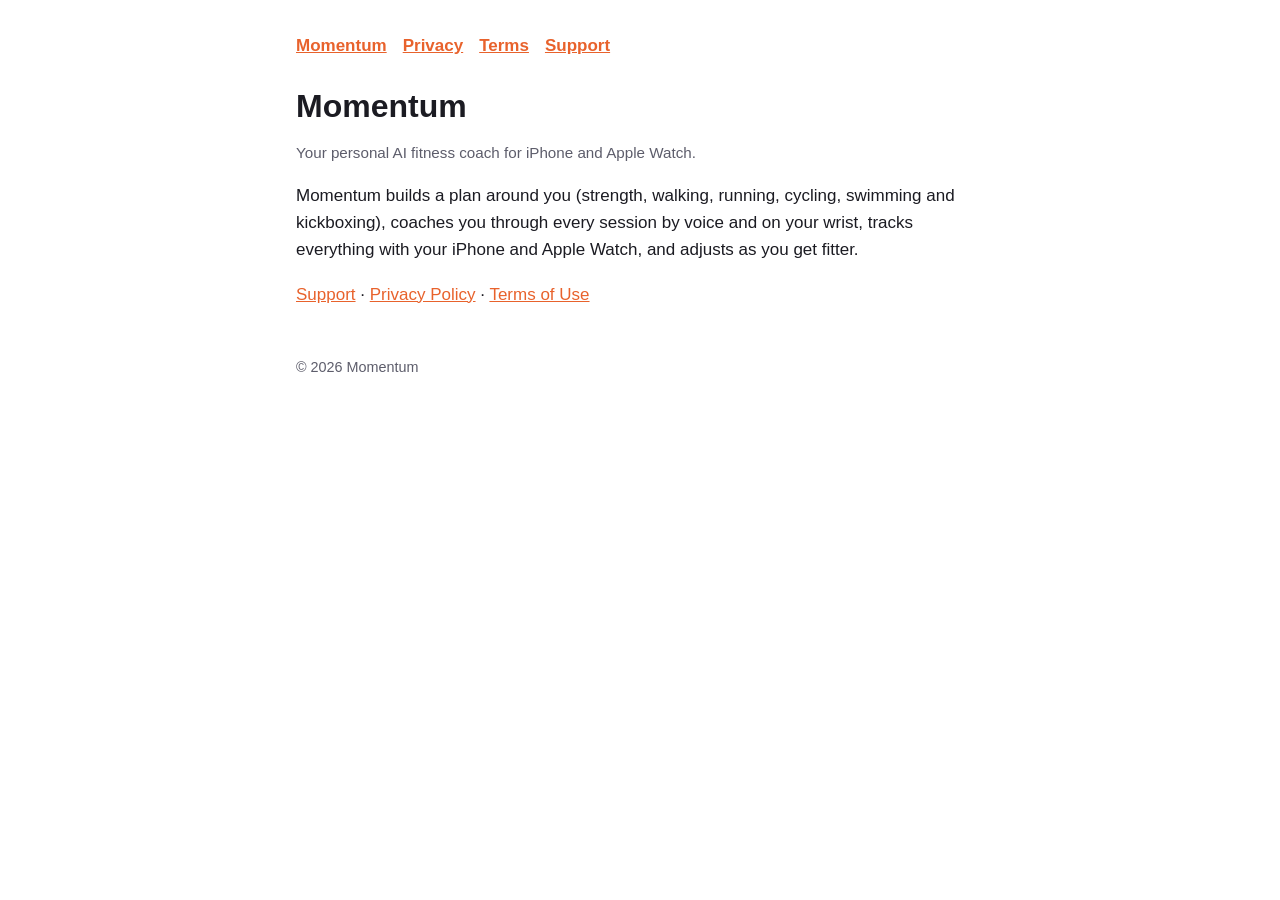
<file: index.html>
<!doctype html><html lang="en"><head><meta charset="utf-8"><meta name="viewport" content="width=device-width, initial-scale=1"><link rel="stylesheet" href="style.css"><title>Momentum: AI Fitness Coach</title></head><body><main><nav><a href="./">Momentum</a><a href="privacy">Privacy</a><a href="terms">Terms</a><a href="support">Support</a></nav>
<h1>Momentum</h1>
<p class="muted">Your personal AI fitness coach for iPhone and Apple Watch.</p>
<p>Momentum builds a plan around you (strength, walking, running, cycling, swimming and kickboxing), coaches you through every session by voice and on your wrist, tracks everything with your iPhone and Apple Watch, and adjusts as you get fitter.</p>
<p><a href="support">Support</a> · <a href="privacy">Privacy Policy</a> · <a href="terms">Terms of Use</a></p>
<footer>© 2026 Momentum</footer></main></body></html>
</file>
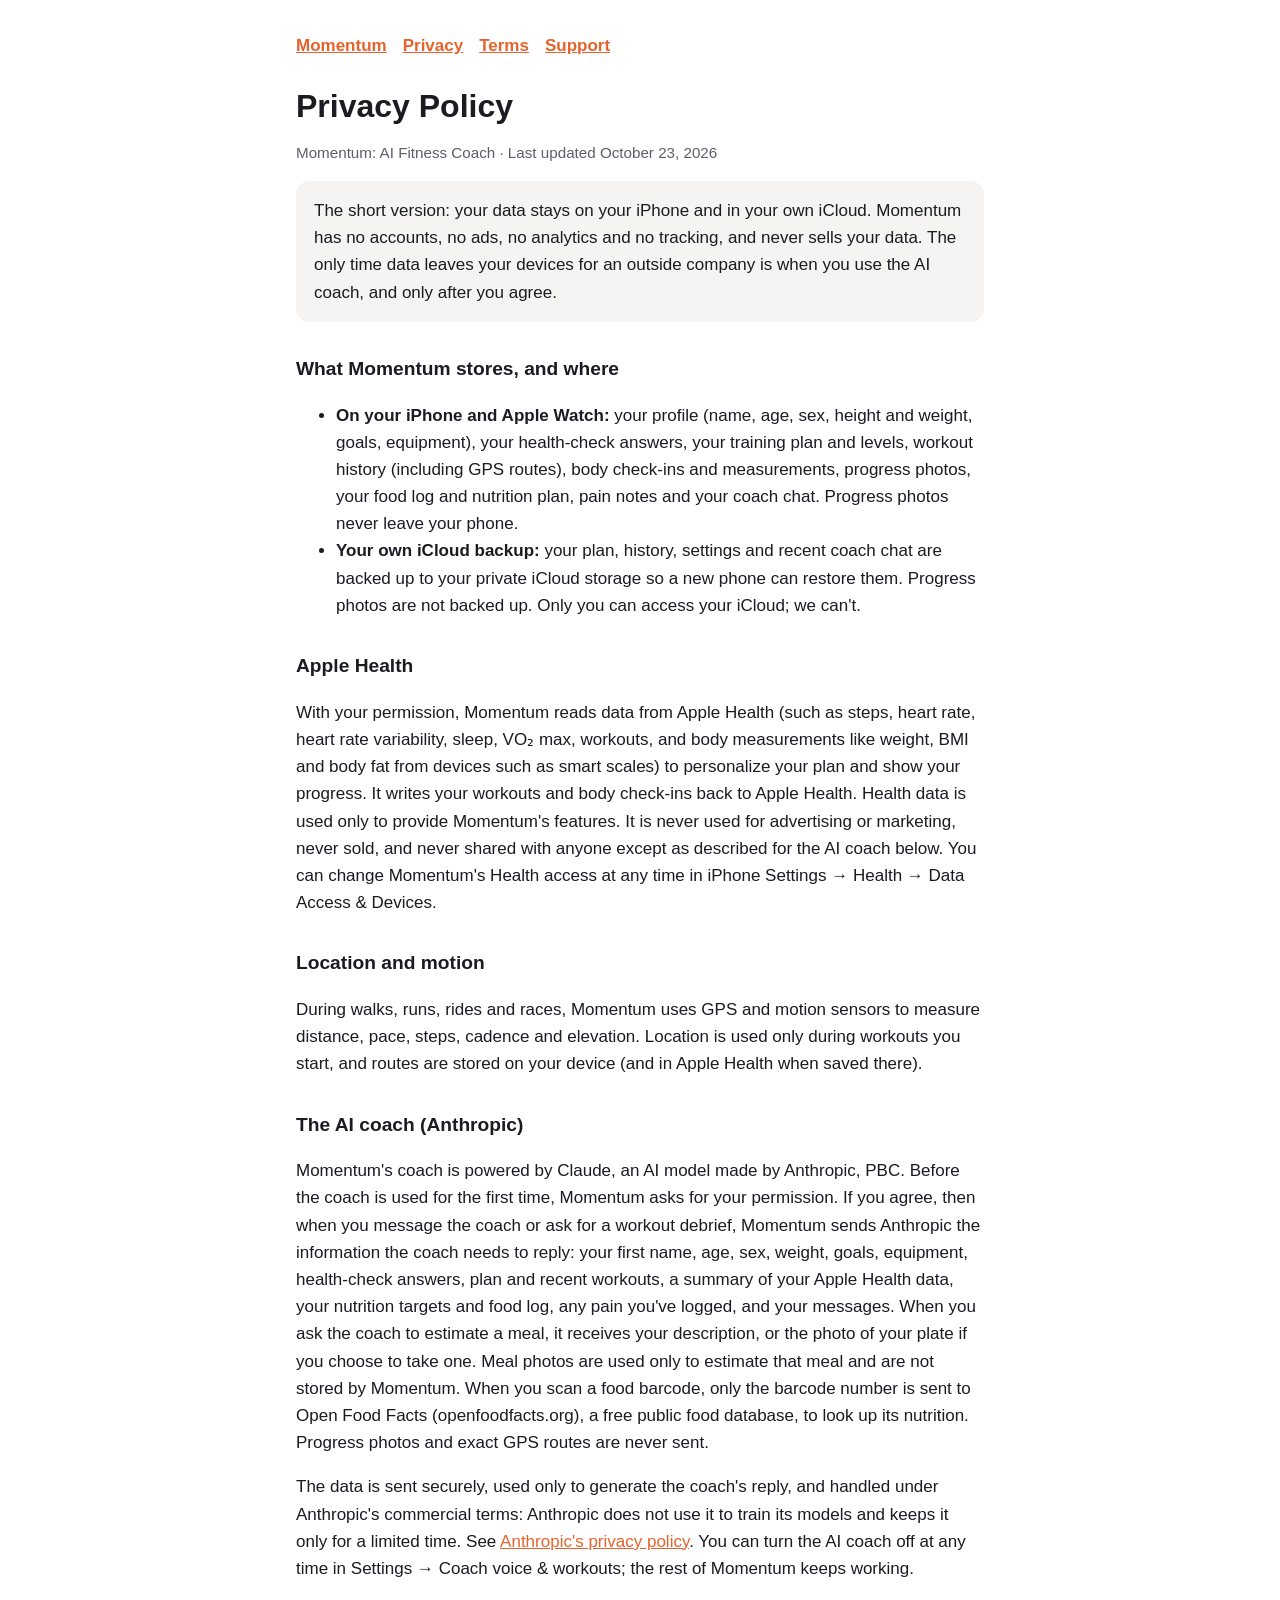
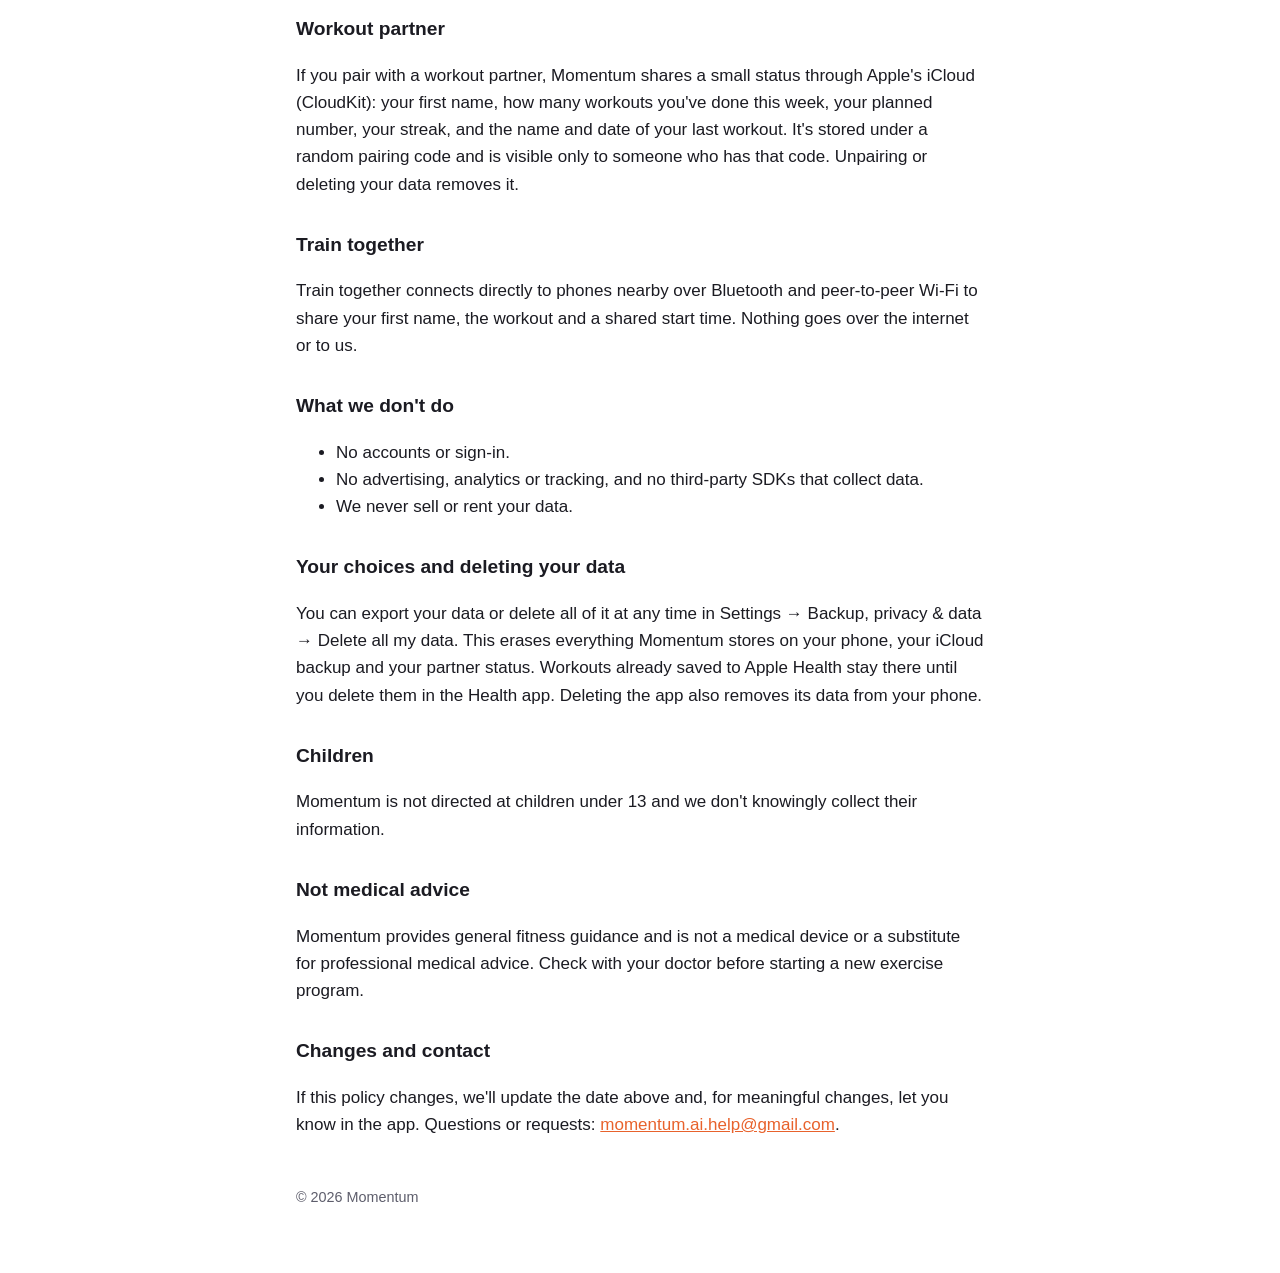
<file: privacy.html>
<!doctype html><html lang="en"><head><meta charset="utf-8"><meta name="viewport" content="width=device-width, initial-scale=1"><link rel="stylesheet" href="style.css"><title>Momentum Privacy Policy</title></head><body><main><nav><a href="./">Momentum</a><a href="privacy">Privacy</a><a href="terms">Terms</a><a href="support">Support</a></nav>
<h1>Privacy Policy</h1>
<p class="muted">Momentum: AI Fitness Coach · Last updated October 23, 2026</p>
<div class="card">The short version: your data stays on your iPhone and in your own iCloud. Momentum has no accounts, no ads, no analytics and no tracking, and never sells your data. The only time data leaves your devices for an outside company is when you use the AI coach, and only after you agree.</div>

<h2>What Momentum stores, and where</h2>
<ul>
<li><b>On your iPhone and Apple Watch:</b> your profile (name, age, sex, height and weight, goals, equipment), your health-check answers, your training plan and levels, workout history (including GPS routes), body check-ins and measurements, progress photos, your food log and nutrition plan, pain notes and your coach chat. Progress photos never leave your phone.</li>
<li><b>Your own iCloud backup:</b> your plan, history, settings and recent coach chat are backed up to your private iCloud storage so a new phone can restore them. Progress photos are not backed up. Only you can access your iCloud; we can't.</li>
</ul>

<h2>Apple Health</h2>
<p>With your permission, Momentum reads data from Apple Health (such as steps, heart rate, heart rate variability, sleep, VO₂ max, workouts, and body measurements like weight, BMI and body fat from devices such as smart scales) to personalize your plan and show your progress. It writes your workouts and body check-ins back to Apple Health. Health data is used only to provide Momentum's features. It is never used for advertising or marketing, never sold, and never shared with anyone except as described for the AI coach below. You can change Momentum's Health access at any time in iPhone Settings → Health → Data Access &amp; Devices.</p>

<h2>Location and motion</h2>
<p>During walks, runs, rides and races, Momentum uses GPS and motion sensors to measure distance, pace, steps, cadence and elevation. Location is used only during workouts you start, and routes are stored on your device (and in Apple Health when saved there).</p>

<h2>The AI coach (Anthropic)</h2>
<p>Momentum's coach is powered by Claude, an AI model made by Anthropic, PBC. Before the coach is used for the first time, Momentum asks for your permission. If you agree, then when you message the coach or ask for a workout debrief, Momentum sends Anthropic the information the coach needs to reply: your first name, age, sex, weight, goals, equipment, health-check answers, plan and recent workouts, a summary of your Apple Health data, your nutrition targets and food log, any pain you've logged, and your messages. When you ask the coach to estimate a meal, it receives your description, or the photo of your plate if you choose to take one. Meal photos are used only to estimate that meal and are not stored by Momentum. When you scan a food barcode, only the barcode number is sent to Open Food Facts (openfoodfacts.org), a free public food database, to look up its nutrition. Progress photos and exact GPS routes are never sent.</p>
<p>The data is sent securely, used only to generate the coach's reply, and handled under Anthropic's commercial terms: Anthropic does not use it to train its models and keeps it only for a limited time. See <a href="https://www.anthropic.com/legal/privacy">Anthropic's privacy policy</a>. You can turn the AI coach off at any time in Settings → Coach voice &amp; workouts; the rest of Momentum keeps working.</p>

<h2>Workout partner</h2>
<p>If you pair with a workout partner, Momentum shares a small status through Apple's iCloud (CloudKit): your first name, how many workouts you've done this week, your planned number, your streak, and the name and date of your last workout. It's stored under a random pairing code and is visible only to someone who has that code. Unpairing or deleting your data removes it.</p>

<h2>Train together</h2>
<p>Train together connects directly to phones nearby over Bluetooth and peer-to-peer Wi-Fi to share your first name, the workout and a shared start time. Nothing goes over the internet or to us.</p>

<h2>What we don't do</h2>
<ul><li>No accounts or sign-in.</li><li>No advertising, analytics or tracking, and no third-party SDKs that collect data.</li><li>We never sell or rent your data.</li></ul>

<h2>Your choices and deleting your data</h2>
<p>You can export your data or delete all of it at any time in Settings → Backup, privacy &amp; data → Delete all my data. This erases everything Momentum stores on your phone, your iCloud backup and your partner status. Workouts already saved to Apple Health stay there until you delete them in the Health app. Deleting the app also removes its data from your phone.</p>

<h2>Children</h2>
<p>Momentum is not directed at children under 13 and we don't knowingly collect their information.</p>

<h2>Not medical advice</h2>
<p>Momentum provides general fitness guidance and is not a medical device or a substitute for professional medical advice. Check with your doctor before starting a new exercise program.</p>

<h2>Changes and contact</h2>
<p>If this policy changes, we'll update the date above and, for meaningful changes, let you know in the app. Questions or requests: <a href="mailto:momentum.ai.help@gmail.com">momentum.ai.help@gmail.com</a>.</p>
<footer>© 2026 Momentum</footer></main></body></html>
</file>
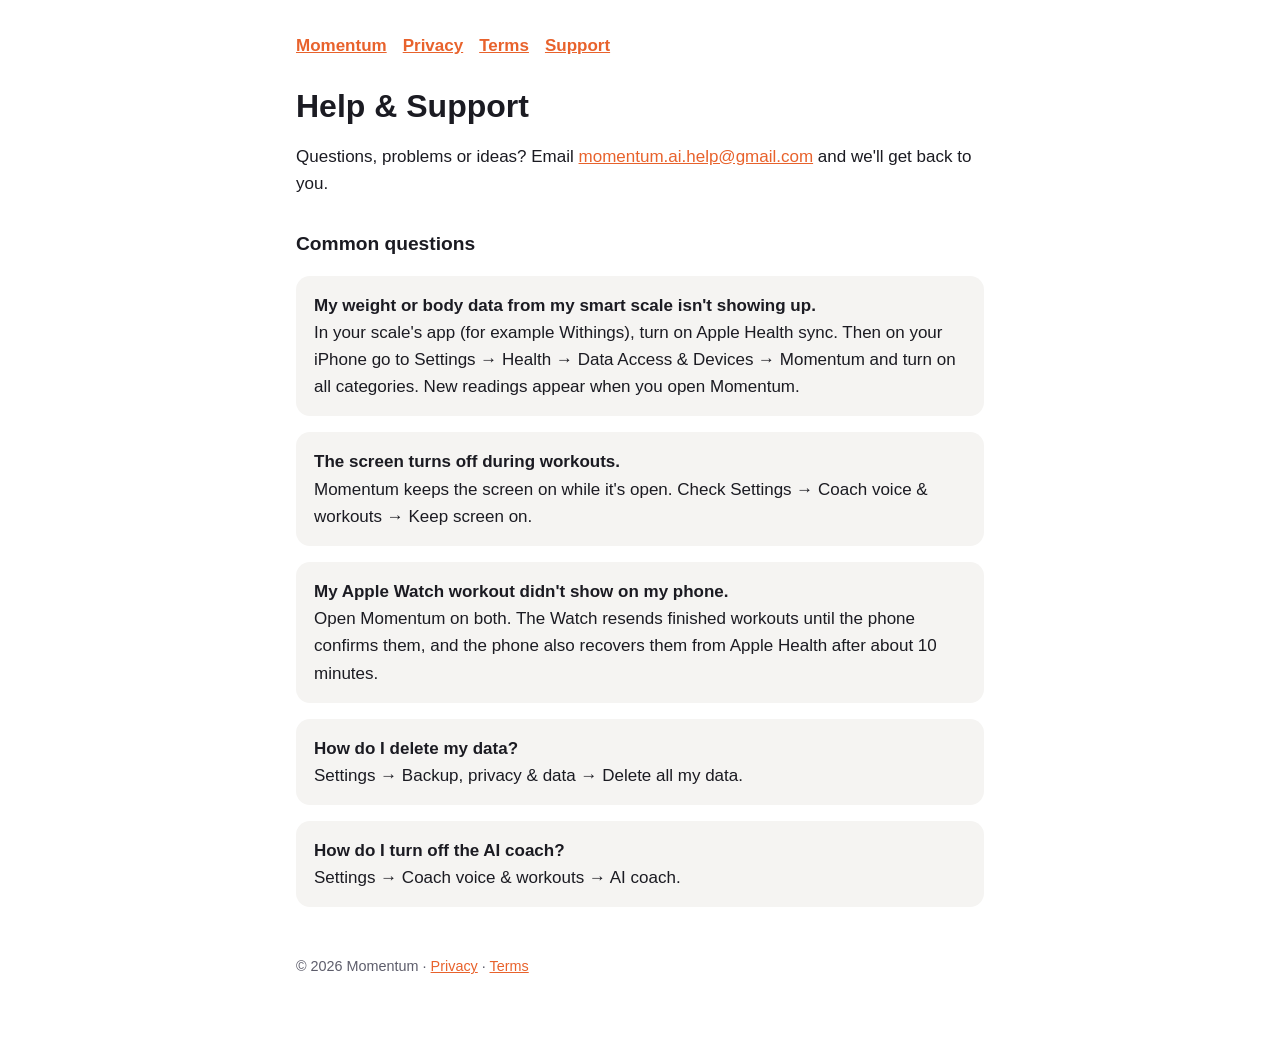
<file: support.html>
<!doctype html><html lang="en"><head><meta charset="utf-8"><meta name="viewport" content="width=device-width, initial-scale=1"><link rel="stylesheet" href="style.css"><title>Momentum Support</title></head><body><main><nav><a href="./">Momentum</a><a href="privacy">Privacy</a><a href="terms">Terms</a><a href="support">Support</a></nav>
<h1>Help &amp; Support</h1>
<p>Questions, problems or ideas? Email <a href="mailto:momentum.ai.help@gmail.com">momentum.ai.help@gmail.com</a> and we'll get back to you.</p>
<h2>Common questions</h2>
<div class="card"><b>My weight or body data from my smart scale isn't showing up.</b><br>In your scale's app (for example Withings), turn on Apple Health sync. Then on your iPhone go to Settings → Health → Data Access &amp; Devices → Momentum and turn on all categories. New readings appear when you open Momentum.</div>
<div class="card"><b>The screen turns off during workouts.</b><br>Momentum keeps the screen on while it's open. Check Settings → Coach voice &amp; workouts → Keep screen on.</div>
<div class="card"><b>My Apple Watch workout didn't show on my phone.</b><br>Open Momentum on both. The Watch resends finished workouts until the phone confirms them, and the phone also recovers them from Apple Health after about 10 minutes.</div>
<div class="card"><b>How do I delete my data?</b><br>Settings → Backup, privacy &amp; data → Delete all my data.</div>
<div class="card"><b>How do I turn off the AI coach?</b><br>Settings → Coach voice &amp; workouts → AI coach.</div>
<footer>© 2026 Momentum · <a href="privacy">Privacy</a> · <a href="terms">Terms</a></footer></main></body></html>
</file>
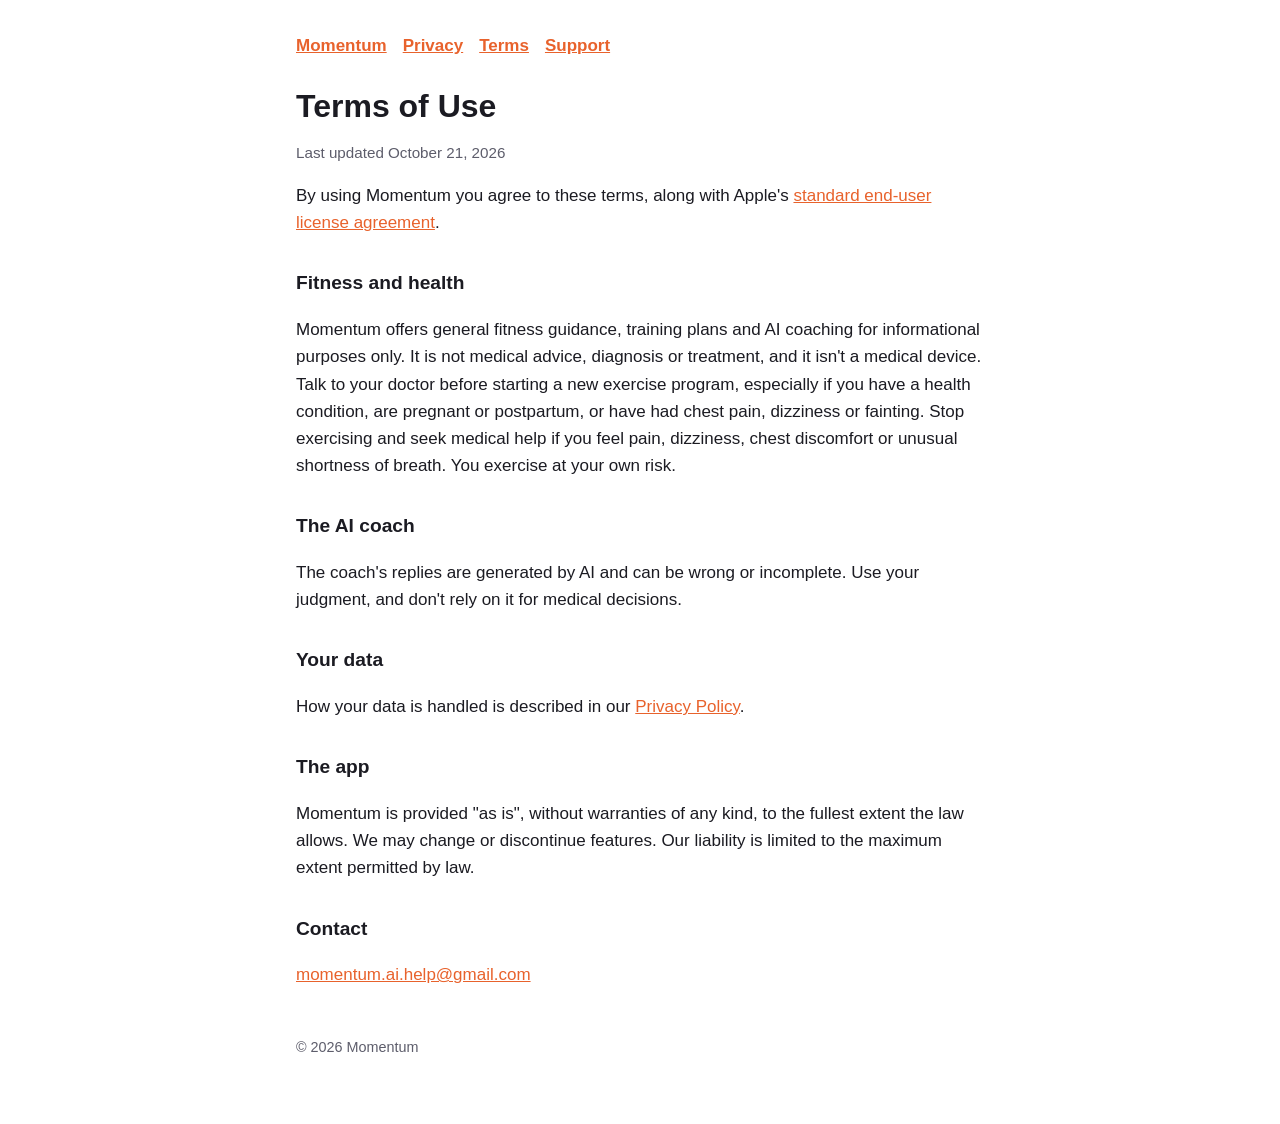
<file: terms.html>
<!doctype html><html lang="en"><head><meta charset="utf-8"><meta name="viewport" content="width=device-width, initial-scale=1"><link rel="stylesheet" href="style.css"><title>Momentum Terms of Use</title></head><body><main><nav><a href="./">Momentum</a><a href="privacy">Privacy</a><a href="terms">Terms</a><a href="support">Support</a></nav>
<h1>Terms of Use</h1>
<p class="muted">Last updated October 21, 2026</p>
<p>By using Momentum you agree to these terms, along with Apple's <a href="https://www.apple.com/legal/internet-services/itunes/dev/stdeula/">standard end-user license agreement</a>.</p>
<h2>Fitness and health</h2>
<p>Momentum offers general fitness guidance, training plans and AI coaching for informational purposes only. It is not medical advice, diagnosis or treatment, and it isn't a medical device. Talk to your doctor before starting a new exercise program, especially if you have a health condition, are pregnant or postpartum, or have had chest pain, dizziness or fainting. Stop exercising and seek medical help if you feel pain, dizziness, chest discomfort or unusual shortness of breath. You exercise at your own risk.</p>
<h2>The AI coach</h2>
<p>The coach's replies are generated by AI and can be wrong or incomplete. Use your judgment, and don't rely on it for medical decisions.</p>
<h2>Your data</h2>
<p>How your data is handled is described in our <a href="privacy">Privacy Policy</a>.</p>
<h2>The app</h2>
<p>Momentum is provided "as is", without warranties of any kind, to the fullest extent the law allows. We may change or discontinue features. Our liability is limited to the maximum extent permitted by law.</p>
<h2>Contact</h2>
<p><a href="mailto:momentum.ai.help@gmail.com">momentum.ai.help@gmail.com</a></p>
<footer>© 2026 Momentum</footer></main></body></html>
</file>
<file: style.css>
:root { --bg:#ffffff; --fg:#1b1b22; --muted:#5d5d6b; --accent:#e8622c; --card:#f5f4f2; }
@media (prefers-color-scheme: dark) { :root { --bg:#121218; --fg:#f2f2f5; --muted:#a2a2b0; --accent:#ff8a4c; --card:#1d1d26; } }
* { box-sizing: border-box; }
body { margin:0; background:var(--bg); color:var(--fg); font:17px/1.6 -apple-system, BlinkMacSystemFont, "Segoe UI", Roboto, sans-serif; }
main { max-width: 720px; margin: 0 auto; padding: 32px 16px 64px; }
h1 { font-size: 2rem; line-height: 1.2; margin: 0 0 4px; }
h2 { font-size: 1.2rem; margin: 32px 0 8px; }
p, li { color: var(--fg); }
.muted { color: var(--muted); font-size: .95rem; }
a { color: var(--accent); }
nav { display:flex; gap:16px; flex-wrap:wrap; margin-bottom: 28px; font-weight:600; }
.card { background: var(--card); border-radius: 14px; padding: 16px 18px; margin: 16px 0; }
footer { margin-top: 48px; color: var(--muted); font-size: .9rem; }
</file>
